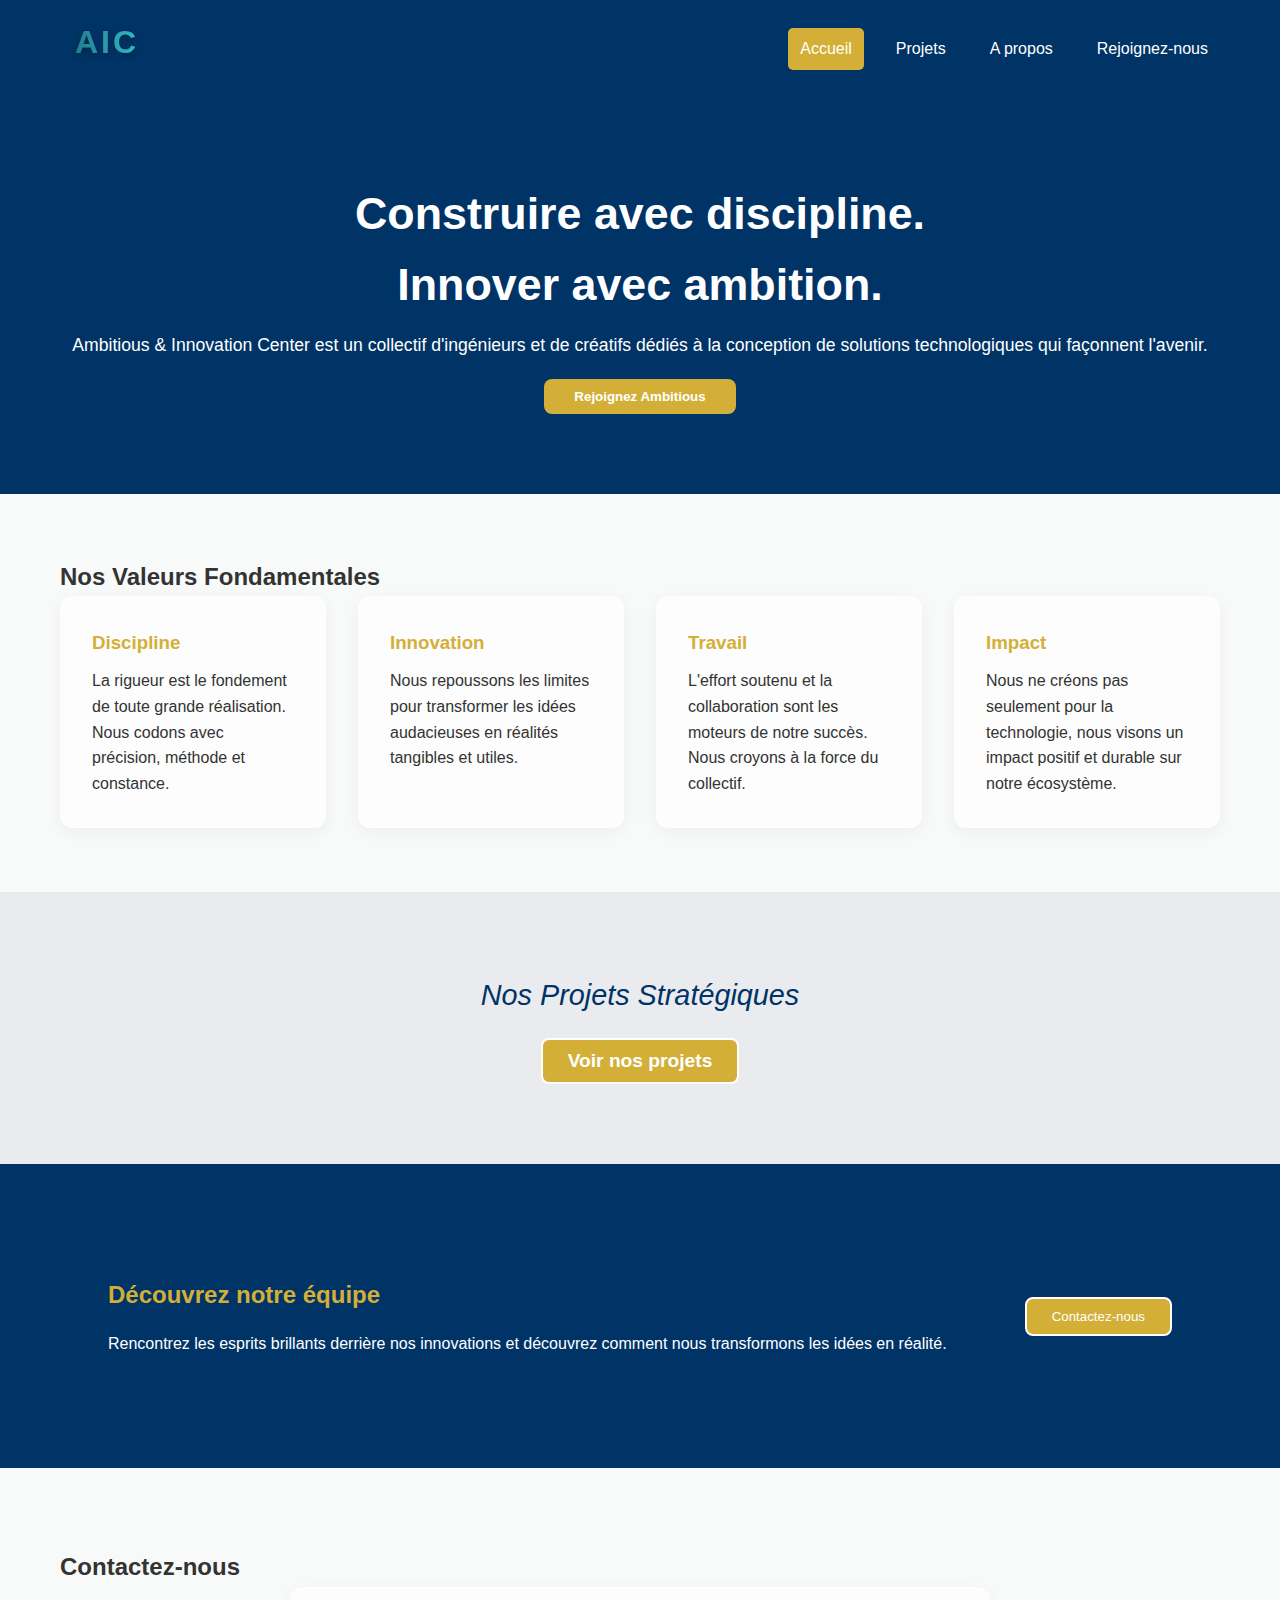
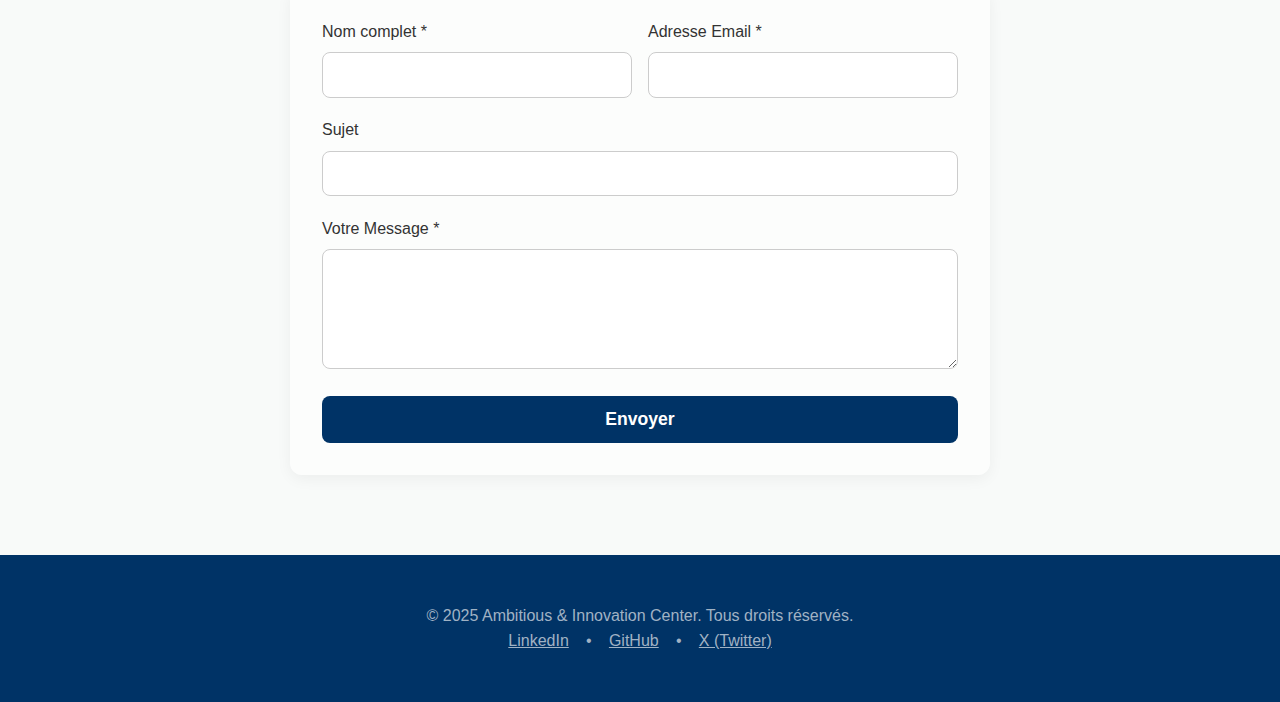
<file: index.html>
<!DOCTYPE html>
<html lang="fr">

<head>
    <meta charset="UTF-8">
    <meta name="viewport" content="width=device-width, initial-scale=1.0">
    <title>landing AIC </title>
    <link rel="stylesheet" href="style.css">
</head>

<body>
    <!-- Header -->
    <header>
        <div class="container">
            <div class="header-content">
                <div><svg width="150" height="50" viewBox="0 0 150 50" xmlns="http://www.w3.org/2000/svg">
                        <defs>
                            <linearGradient id="gradient" x1="0%" y1="0%" x2="100%" y2="0%">
                                <stop offset="0%" style="stop-color:#21808d;stop-opacity:1" />
                                <stop offset="100%" style="stop-color:#32b8c6;stop-opacity:1" />
                            </linearGradient>
                            <filter id="shadow">
                                <feDropShadow dx="0" dy="2" stdDeviation="3" flood-opacity="0.3" />
                            </filter>
                        </defs>

                        <text x="15" y="33" font-family="Arial, sans-serif" font-size="32" font-weight="bold"
                            fill="url(#gradient)" filter="url(#shadow)" letter-spacing="3">AIC</text>
                    </svg>

                </div>
                <div class="nav-links">
                    <a href="index.html" class="active">Accueil</a>
                    <a href="project.html">Projets</a>
                    <a href="about.html">A propos</a>
                    <a href="rejoindre.html">Rejoignez-nous</a>
                </div>
            </div>
        </div>
    </header>

    <!-- Hero Section -->
    <section class="hero">
        <div class="container">
            <div class="hero-content">
                <div class="hero-text">
                    <h1>Construire avec discipline.<br>Innover avec ambition.</h1>
                    <p class="subtitle">Ambitious & Innovation Center est un collectif d'ingénieurs et de créatifs
                        dédiés à la conception de solutions technologiques qui façonnent l'avenir.</p>
                    <a href="rejoindre.html"><button class="btn">Rejoignez Ambitious</button></a>
                </div>
                <div class="hero-image">

                </div>
            </div>
        </div>
    </section>

    <!-- =======================
             3. SECTION VALEURS
        ======================== -->
    <section id="values" class="values-section">
        <div class="container">
            <h2>Nos Valeurs Fondamentales</h2>
            <div class="values-grid">
                <!-- Valeur 1 -->
                <div class="value-card">
                    <h3>Discipline</h3>
                    <p>La rigueur est le fondement de toute grande réalisation. Nous codons avec précision, méthode et
                        constance.</p>
                </div>
                <!-- Valeur 2 -->
                <div class="value-card">
                    <h3>Innovation</h3>
                    <p>Nous repoussons les limites pour transformer les idées audacieuses en réalités tangibles et
                        utiles.</p>
                </div>
                <!-- Valeur 3 -->
                <div class="value-card">
                    <h3>Travail</h3>
                    <p>L'effort soutenu et la collaboration sont les moteurs de notre succès. Nous croyons à la force du
                        collectif.</p>
                </div>
                <!-- Valeur 4 -->
                <div class="value-card">
                    <h3>Impact</h3>
                    <p>Nous ne créons pas seulement pour la technologie, nous visons un impact positif et durable sur
                        notre écosystème.</p>
                </div>
            </div>
        </div>
    </section>

    <!-- Quote Section -->
    <section class="quote">
        <div class="container">
            <div class="quote-content">
                <p class="quote-text">Nos Projets Stratégiques</p>
                <a href="project.html"><button class="quote-author cta-btn">Voir nos projets</button></a>
            </div>
        </div>
    </section>

    <!-- CTA Section  -->
    <section class="cta">
        <div class="container">
            <div class="cta-box">
                <div class="cta-text">
                    <h3>Découvrez notre équipe</h3>
                    <p>Rencontrez les esprits brillants derrière nos innovations et découvrez comment nous transformons
                        les idées en réalité.</p>
                </div>
                <button class="cta-btn" onclick="contact()">Contactez-nous</button>
            </div>
        </div>
    </section>

    <!-- Section Contact -->
    <section id="contact" class="contact-section">
        <div class="container">
            <h2>Contactez-nous</h2>
            <form class="contact-form" action="" method="POST">
                <div class="form-row">
                    <div class="form-group">
                        <label for="name">Nom complet *</label>
                        <input type="text" id="name" name="name" required>
                    </div>
                    <div class="form-group">
                        <label for="email">Adresse Email *</label>
                        <input type="email" id="email" name="email" required>
                    </div>
                </div>
                <div class="form-group">
                    <label for="subject">Sujet</label>
                    <input type="text" id="subject" name="subject">
                </div>
                <div class="form-group">
                    <label for="message">Votre Message *</label>
                    <textarea id="message" name="message" rows="5" required></textarea>
                </div>
                <button type="submit" class="btn submit-button">Envoyer</button>
            </form>
        </div>
    </section>
    <!-- =======================
         6. FOOTER (Pied de page)
    ======================== -->
    <footer class="main-footer">
        <div class="container">
            <p>© 2025 Ambitious & Innovation Center. Tous droits réservés.</p>
            <div class="footer-socials">
                <a href="#">LinkedIn</a>
                <span>&bull;</span>
                <a href="#">GitHub</a>
                <span>&bull;</span>
                <a href="#">X (Twitter)</a>
            </div>
        </div>
    </footer>

    <script>
        function contact() {
            const contactSection = document.querySelector('.contact-section');
            contactSection.style.display = contactSection.style.display === 'none' ? 'block' : 'none';
        }
    </script>
</body>

</html>
</file>
<file: style.css>
/* === Variables principales === */
:root {
  --color-primary: #003366;
  --color-secondary: #d4af37;
  --color-text: #333;
  --color-text-light: #ffffff;
  --color-bg: #ffffff8e;
  --color-bg-alt: #f4f7f6a4;
  --font-main: 'Inter', sans-serif;
}

/* === Réinitialisation générale === */
* {
  margin: 0;
  padding: 0;
  box-sizing: border-box;
  font-family: var(--font-main);
}

body {
  line-height: 1.6;
  color: var(--color-text);
}

.container {
  max-width: 1200px;
  margin: 0 auto;
  padding: 0 20px;
}

/* === Header === */
header {
  background: var(--color-primary);
  color: var(--color-text-light);
  padding: 20px 0;
}

.header-content {
  display: flex;
  justify-content: space-between;
  align-items: center;
}

.logo {
  font-size: 1.5rem;
  font-weight: bold;
}

.nav-links {
  display: flex;
  gap: 20px;
}

.nav-links a {
  color: var(--color-text-light);
  text-decoration: none;
  font-size: 1rem;
  padding: 8px 12px;
  border-radius: 5px;
  transition: background 0.3s;
}

.nav-links a:hover,
.active {
  background: var(--color-secondary);
  color: var(--color-text-light);
}

/* === Hero Section === */
.hero {
  color: var(--color-text-light);
  padding: 80px 0;
  text-align: center;
  animation: fadeInUp 0.8s ease-out;
  background: var(--color-primary);
  background-size: cover;

}

.hero h1 {
  font-size: 2.8rem;
  font-weight: 900;
  margin-bottom: 10px;
}

.hero p {
  font-size: 1.1rem;
  margin-bottom: 20px;
}

.btn {
  background: var(--color-secondary);
  color: var(--color-text-light);
  border: none;
  padding: 10px 30px;
  border-radius: 8px;
  font-weight: bold;
  cursor: pointer;
  transition: background 0.3s;
}

.btn:hover {
  background: #c29c2c;
}

/* === Section valeurs === */
.values-section {
  padding: 4rem 0;
  background: var(--color-bg-alt);
}

.values-grid {
  display: grid;
  grid-template-columns: repeat(auto-fit, minmax(250px, 1fr));
  gap: 2rem;
}

.value-card {
  background: var(--color-bg);
  padding: 2rem;
  border-radius: 12px;
  box-shadow: 0 4px 15px rgba(0, 0, 0, 0.05);
  transition: transform 0.3s, box-shadow 0.3s;
}

.value-card:hover {
  transform: translateY(-5px);
  box-shadow: 0 8px 20px rgba(0, 51, 102, 0.1);
}

.value-card h3 {
  color: var(--color-secondary);
  margin-bottom: 10px;
}

/* === Citation === */
.quote {
  background: #e5e7ebd2;
  padding: 5rem 0;
  text-align: center;
}

.quote-text {
  font-size: 1.8rem;
  font-style: italic;
  color: var(--color-primary);
  margin-bottom: 20px;
}

.quote-author {
  font-weight: bold;
  font-size: 1.2rem;
}

/* === CTA === */
.cta {
  color: var(--color-text-light);
  padding: 4rem 2rem;
  text-align: center;
  background: var(--color-primary);
  background-size: cover;
}

.cta1 {
  background: var(--color-primary);
  color: var(--color-text-light);
  padding: 4rem 2rem;
  text-align: center;
}

.cta h3 {
  font-size: 1.5rem;
  margin-bottom: 10px;
  background: var(--color-primary);
  background-size: cover;
}

.cta-btn {
  background: var(--color-secondary);
  border: 2px solid var(--color-text-light);
  color: var(--color-text-light);
  padding: 10px 25px;
  border-radius: 8px;
  cursor: pointer;
  transition: background 0.3s;
}

.cta-btn:hover {
  background: #002244;
}

/* === Projets === */
.projects-section {
  padding: 5rem 0;
  background: var(--color-bg);
}

.projects-grid {
  display: grid;
  grid-template-columns: repeat(auto-fit, minmax(300px, 1fr));
  gap: 2rem;
}

.project-card {
  background: var(--color-bg-alt);
  border-radius: 12px;
  overflow: hidden;
  box-shadow: 0 4px 15px rgba(0, 0, 0, 0.05);
  transition: transform 0.3s;
}

.project-card:hover {
  transform: translateY(-5px);
}

.project-card img {
  width: 100%;
  height: 200px;
  object-fit: cover;
}

.project-content {
  padding: 1.5rem;
}

/* === Contact === */
.contact-section {
  padding: 5rem 0;
  background: var(--color-bg-alt);
}

.contact-form {
  max-width: 700px;
  margin: 0 auto;
  background: var(--color-bg);
  padding: 2rem;
  border-radius: 12px;
  box-shadow: 0 4px 15px rgba(0, 0, 0, 0.05);
}

.form-group {
  margin-bottom: 1.2rem;
}

.form-group label {
  display: block;
  margin-bottom: 0.5rem;
  font-weight: 500;
}

.form-group input,
.form-group textarea {
  width: 100%;
  padding: 0.8rem;
  border: 1px solid #ccc;
  border-radius: 8px;
  font-size: 1rem;
}

.form-group textarea {
  resize: vertical;
  min-height: 120px;
}

.submit-button {
  background: var(--color-primary);
  color: var(--color-text-light);
  border: none;
  cursor: pointer;
  width: 100%;
  font-size: 1.1rem;
  border-radius: 8px;
  padding: 0.8rem;
  transition: background 0.3s;
}

.submit-button:hover {
  background: #002244;
}

/* === Footer === */
.main-footer {
  background: var(--color-primary);
  color: #a0b2c4;
  padding: 3rem 0;
  text-align: center;
}

.footer-socials a {
  color: #a0b2c4;
  margin: 0 0.8rem;
  font-weight: 500;
  transition: color 0.3s;
}

.footer-socials a:hover {
  color: var(--color-secondary);
}

/* === Animations === */
@keyframes fadeInUp {
  from {
    opacity: 0;
    transform: translateY(20px);
  }

  to {
    opacity: 1;
    transform: translateY(0);
  }
}


/* === Styles améliorés et complémentaires === */

/* Section About améliorée */
.about {
  padding: 5rem 0;
  background: var(--color-bg);
}

.about-content {
  max-width: 800px;
  margin: 0 auto;
}

.about-block {
  margin-bottom: 3rem;
  padding: 2rem;
  background: var(--color-bg-alt);
  border-radius: 12px;
  border-left: 4px solid var(--color-secondary);
}

.about-block h3 {
  color: var(--color-primary);
  margin-bottom: 1rem;
  font-size: 1.4rem;
}

.about-block ul,
.about-block ol {
  margin-left: 1.5rem;
  margin-bottom: 1rem;
}

.about-block li {
  margin-bottom: 0.5rem;
}

blockquote {
  font-style: italic;
  border-left: 4px solid var(--color-secondary);
  padding-left: 1.5rem;
  margin: 1.5rem 0;
  color: var(--color-primary);
  font-size: 1.2rem;
}

/* Section Rejoindre */
.join-section {
  padding: 5rem 0;
  background: var(--color-bg);
}

.join-content {
  max-width: 1000px;
  margin: 0 auto;
}

.join-grid {
  display: grid;
  grid-template-columns: 1fr 1fr;
  gap: 3rem;
  margin: 3rem 0;
}

.join-block {
  background: var(--color-bg-alt);
  padding: 2rem;
  border-radius: 12px;
}

.profiles-grid {
  display: grid;
  grid-template-columns: 1fr 1fr;
  gap: 1rem;
  margin-top: 1rem;
}

.profile-card {
  background: var(--color-bg);
  padding: 1rem;
  border-radius: 8px;
  text-align: center;
  border: 1px solid #e0e0e0;
}

.profile-card h4 {
  color: var(--color-primary);
  margin-bottom: 0.5rem;
}

/* Formulaires améliorés */
.application-form {
  background: var(--color-bg-alt);
  padding: 3rem;
  border-radius: 12px;
  margin-top: 3rem;
}

.form-row {
  display: grid;
  grid-template-columns: 1fr 1fr;
  gap: 1rem;
}

.form-group select {
  width: 100%;
  padding: 0.8rem;
  border: 1px solid #ccc;
  border-radius: 8px;
  font-size: 1rem;
  background: white;
}

/* CTA Section améliorée */
.cta-box {
  display: flex;
  justify-content: space-between;
  align-items: center;
  background: var(--color-primary);
  padding: 3rem;
  border-radius: 12px;
  color: white;
}

.cta-text {
  flex: 1;
  text-align: left;
}

.cta-text h3 {
  color: var(--color-secondary);
  margin-bottom: 1rem;
  font-size: 1.5rem;
}

/* Responsive Design */
@media (max-width: 768px) {
  .header-content {
    flex-direction: column;
    gap: 1rem;
  }

  .nav-links {
    flex-wrap: wrap;
    justify-content: center;
  }

  .hero h1 {
    font-size: 2rem;
  }

  .join-grid {
    grid-template-columns: 1fr;
  }

  .profiles-grid {
    grid-template-columns: 1fr;
  }

  .form-row {
    grid-template-columns: 1fr;
  }

  .cta-box {
    flex-direction: column;
    text-align: center;
    gap: 2rem;
  }

  .values-grid {
    grid-template-columns: 1fr;
  }

  .projects-grid {
    grid-template-columns: 1fr;
  }
}

/* Animations supplémentaires */
.value-card,
.project-card,
.about-block {
  transition: all 0.3s ease;
}

.value-card:hover,
.project-card:hover {
  transform: translateY(-8px);
  box-shadow: 0 12px 25px rgba(0, 0, 0, 0.15);
}

/* Amélioration de la lisibilité */
.intro {
  font-size: 1.2rem;
  line-height: 1.8;
  margin-bottom: 2rem;
  text-align: center;
  color: var(--color-primary);
}

/* Correction des couleurs de fond */
body {
  background-color: var(--color-bg) !important;
}

.projects-section {
  background-color: var(--color-bg) !important;
}








































/* =======================
   STYLES SPECIFIQUES PROJETS
======================== */

/* Hero Section Projets */
.projects-hero {
  color: var(--color-text-light);
  padding: 100px 0 80px;
  text-align: center;
  background: var(--color-primary);
  background-size: cover;
  animation: fadeInUp 0.8s ease-out;
}

.projects-hero h1 {
  font-size: 3rem;
  margin-bottom: 1rem;
  font-weight: 800;

}

.projects-hero .subtitle {
  font-size: 1.3rem;
  margin-bottom: 3rem;
  opacity: 0.9;
}

.stats-grid {
  display: flex;
  justify-content: center;
  gap: 4rem;
  margin-top: 3rem;
}

.stat-item {
  text-align: center;
}

.stat-number {
  display: block;
  font-size: 2.5rem;
  font-weight: bold;
  color: var(--color-secondary);
}

.stat-label {
  font-size: 0.9rem;
  opacity: 0.8;
}

/* En-tête de section */
.section-header {
  text-align: center;
  margin-bottom: 4rem;
}

.section-header h2 {
  font-size: 2.5rem;
  color: var(--color-primary);
  margin-bottom: 1rem;
}

.section-header p {
  font-size: 1.2rem;
  color: var(--color-text);
  opacity: 0.8;
}

/* Grille de projets améliorée */
.projects-section {
  padding: 5rem 0;
  background: var(--color-bg);
}

.projects-grid {
  display: grid;
  grid-template-columns: repeat(auto-fit, minmax(400px, 1fr));
  gap: 3rem;
}

/* Cartes de projet améliorées */
.project-card {
  background: var(--color-bg);
  border-radius: 16px;
  overflow: hidden;
  box-shadow: 0 8px 30px rgba(0, 0, 0, 0.08);
  transition: all 0.3s ease;
  border: 1px solid #eef2f6;
  position: relative;
}

.project-card.featured {
  border: 2px solid var(--color-secondary);
  transform: scale(1.02);
}

.project-card:hover {
  transform: translateY(-10px);
  box-shadow: 0 20px 40px rgba(0, 0, 0, 0.15);
}

.project-badge {
  position: absolute;
  top: 1rem;
  right: 1rem;
  background: var(--color-secondary);
  color: white;
  padding: 0.5rem 1rem;
  border-radius: 20px;
  font-size: 0.8rem;
  font-weight: bold;
  z-index: 2;
}

.project-image {
  position: relative;
  overflow: hidden;
  height: 250px;
}

.project-image img {
  width: 100%;
  height: 100%;
  object-fit: cover;
  transition: transform 0.3s ease;
}

.project-card:hover .project-image img {
  transform: scale(1.05);
}

.project-overlay {
  position: absolute;
  top: 0;
  left: 0;
  right: 0;
  bottom: 0;
  background: linear-gradient(to bottom, transparent 50%, rgba(0, 0, 0, 0.7));
  display: flex;
  align-items: flex-end;
  padding: 1rem;
  opacity: 0;
  transition: opacity 0.3s ease;
}

.project-card:hover .project-overlay {
  opacity: 1;
}

.tech-stack {
  display: flex;
  gap: 0.5rem;
  flex-wrap: wrap;
}

.tech-tag {
  background: rgba(255, 255, 255, 0.781);
  color: var(--color-primary);
  padding: 0.3rem 0.8rem;
  border-radius: 12px;
  font-size: 0.7rem;
  font-weight: 600;
}

.project-content {
  padding: 2rem;
}

.project-status {
  display: flex;
  justify-content: between;
  align-items: center;
  margin-bottom: 1rem;
  gap: 1rem;
}

.status {
  padding: 0.3rem 0.8rem;
  border-radius: 12px;
  font-size: 0.8rem;
  font-weight: 600;
}

.status.in-progress {
  background: #e3f2fd;
  color: #1976d2;
}

.status.prototype {
  background: #fff3e0c0;
  color: #f57c00;
}

.status.launched {
  background: #e8f5e8a9;
  color: #2e7d32;
}

.project-date {
  font-size: 0.8rem;
  color: #666;
}

.project-card h3 {
  color: var(--color-primary);
  font-size: 1.5rem;
  margin-bottom: 1rem;
}

.project-features {
  margin: 1.5rem 0;
}

.project-features h4 {
  color: var(--color-primary);
  margin-bottom: 0.5rem;
  font-size: 1rem;
}

.project-features ul {
  list-style: none;
  padding: 0;
}

.project-features li {
  padding: 0.3rem 0;
  position: relative;
  padding-left: 1.2rem;
}

.project-features li:before {
  content: "▸";
  color: var(--color-secondary);
  position: absolute;
  left: 0;
}

.project-team,
.project-milestones,
.project-stats {
  margin: 1.5rem 0;
}

.team-members {
  display: flex;
  gap: 0.5rem;
  flex-wrap: wrap;
}

.member {
  background: var(--color-bg-alt);
  padding: 0.3rem 0.8rem;
  border-radius: 8px;
  font-size: 0.8rem;
}

.milestone-tracker {
  display: flex;
  gap: 0.5rem;
}

.milestone {
  flex: 1;
  text-align: center;
  padding: 0.5rem;
  background: #f0f0f0ad;
  border-radius: 8px;
  font-size: 0.8rem;
}

.milestone.completed {
  background: var(--color-secondary);
  color: white;
}

.milestone.current {
  background: var(--color-primary);
  color: white;
}

.project-stats {
  display: flex;
  gap: 2rem;
  text-align: center;
}

.project-stats .number {
  display: block;
  font-size: 1.5rem;
  font-weight: bold;
  color: var(--color-primary);
}

.project-stats .label {
  font-size: 0.8rem;
  color: #666;
}

.project-actions {
  display: flex;
  gap: 1rem;
  margin-top: 2rem;
}

/* Boutons améliorés */
.btn-outline {
  background: transparent;
  border: 2px solid var(--color-primary);
  color: var(--color-primary);
}

.btn-outline:hover {
  background: var(--color-primary);
  color: white;
}

.btn-large {
  padding: 1rem 2rem;
  font-size: 1.1rem;
}

/* Section projets futurs */
.future-projects {
  padding: 5rem 0;
  background: var(--color-bg-alt);
}

.future-grid {
  display: grid;
  grid-template-columns: repeat(auto-fit, minmax(300px, 1fr));
  gap: 2rem;
}

.future-card {
  background: rgba(255, 255, 255, 0.699);
  font-size: medium;
  padding: 1rem;
  border-radius: 12px;
  text-align: center;
  justify-content: center;
  box-shadow: 0 5px 15px rgba(0, 0, 0, 0.08);
  transition: transform 0.3s ease;
}

.future-card:hover {
  transform: translateY(-5px);
}

.future-icon {
  font-size: 2rem;
  margin-bottom: 1rem;
}

.future-card h3 {
  color: var(--color-primary);
  margin-bottom: 1rem;
}

.timeline {
  display: inline-block;
  background: var(--color-primary);
  color: white;
  padding: 0.5rem 1rem;
  border-radius: 20px;
  font-size: 0.8rem;
  margin-top: 1rem;
}

/* Section collaboration */
.collaboration-section {
  padding: 5rem 0;
  color: white;
  background: var(--color-primary);
  background-size: cover;
}

.collaboration-content {
  display: grid;
  grid-template-columns: 2fr 1fr;
  gap: 4rem;
  align-items: center;
}

.collab-text h2 {
  font-size: 2.5rem;
  margin-bottom: 1rem;
  color: white;
}

.collab-benefits {
  margin-top: 2rem;
}

.benefit {
  display: flex;
  align-items: center;
  gap: 1rem;
  margin-bottom: 1rem;
}

.benefit-icon {
  font-size: 1.5rem;
}

.collab-actions {
  display: flex;
  flex-direction: column;
  gap: 1rem;
}

/* Footer amélioré */
.footer-content {
  display: grid;
  grid-template-columns: 2fr 1fr 1fr;
  gap: 3rem;
  margin-bottom: 2rem;
}

.footer-section h4 {
  color: var(--color-secondary);
  margin-bottom: 1rem;
}

.footer-section a {
  display: block;
  color: #a0b2c4;
  margin-bottom: 0.5rem;
  text-decoration: none;
  transition: color 0.3s;
}

.footer-section a:hover {
  color: white;
}

.footer-bottom {
  border-top: 1px solid #2d4d6d;
  padding-top: 2rem;
  text-align: center;
}


.active {
  background: var(--color-secondary);
  color: var(--color-text-light);
}

/* Animations */
@keyframes fadeIn {
  from {
    opacity: 0;
    transform: translateY(20px);
  }

  to {
    opacity: 1;
    transform: translateY(0);
  }
}

.fade-in {
  animation: fadeIn 0.6s ease-out forwards;
}

/* Responsive Design */
@media (max-width: 768px) {
  .projects-hero h1 {
    font-size: 2rem;
  }

  .stats-grid {
    gap: 2rem;
  }

  .projects-grid {
    grid-template-columns: 1fr;
  }

  .collaboration-content {
    grid-template-columns: 1fr;
    text-align: center;
  }

  .footer-content {
    grid-template-columns: 1fr;
    gap: 2rem;
  }

  .project-actions {
    flex-direction: column;
  }

  .project-stats {
    flex-direction: column;
    gap: 1rem;
  }
}




.active {
  background: var(--color-secondary);
  color: var(--color-text-light);
}
</file>
